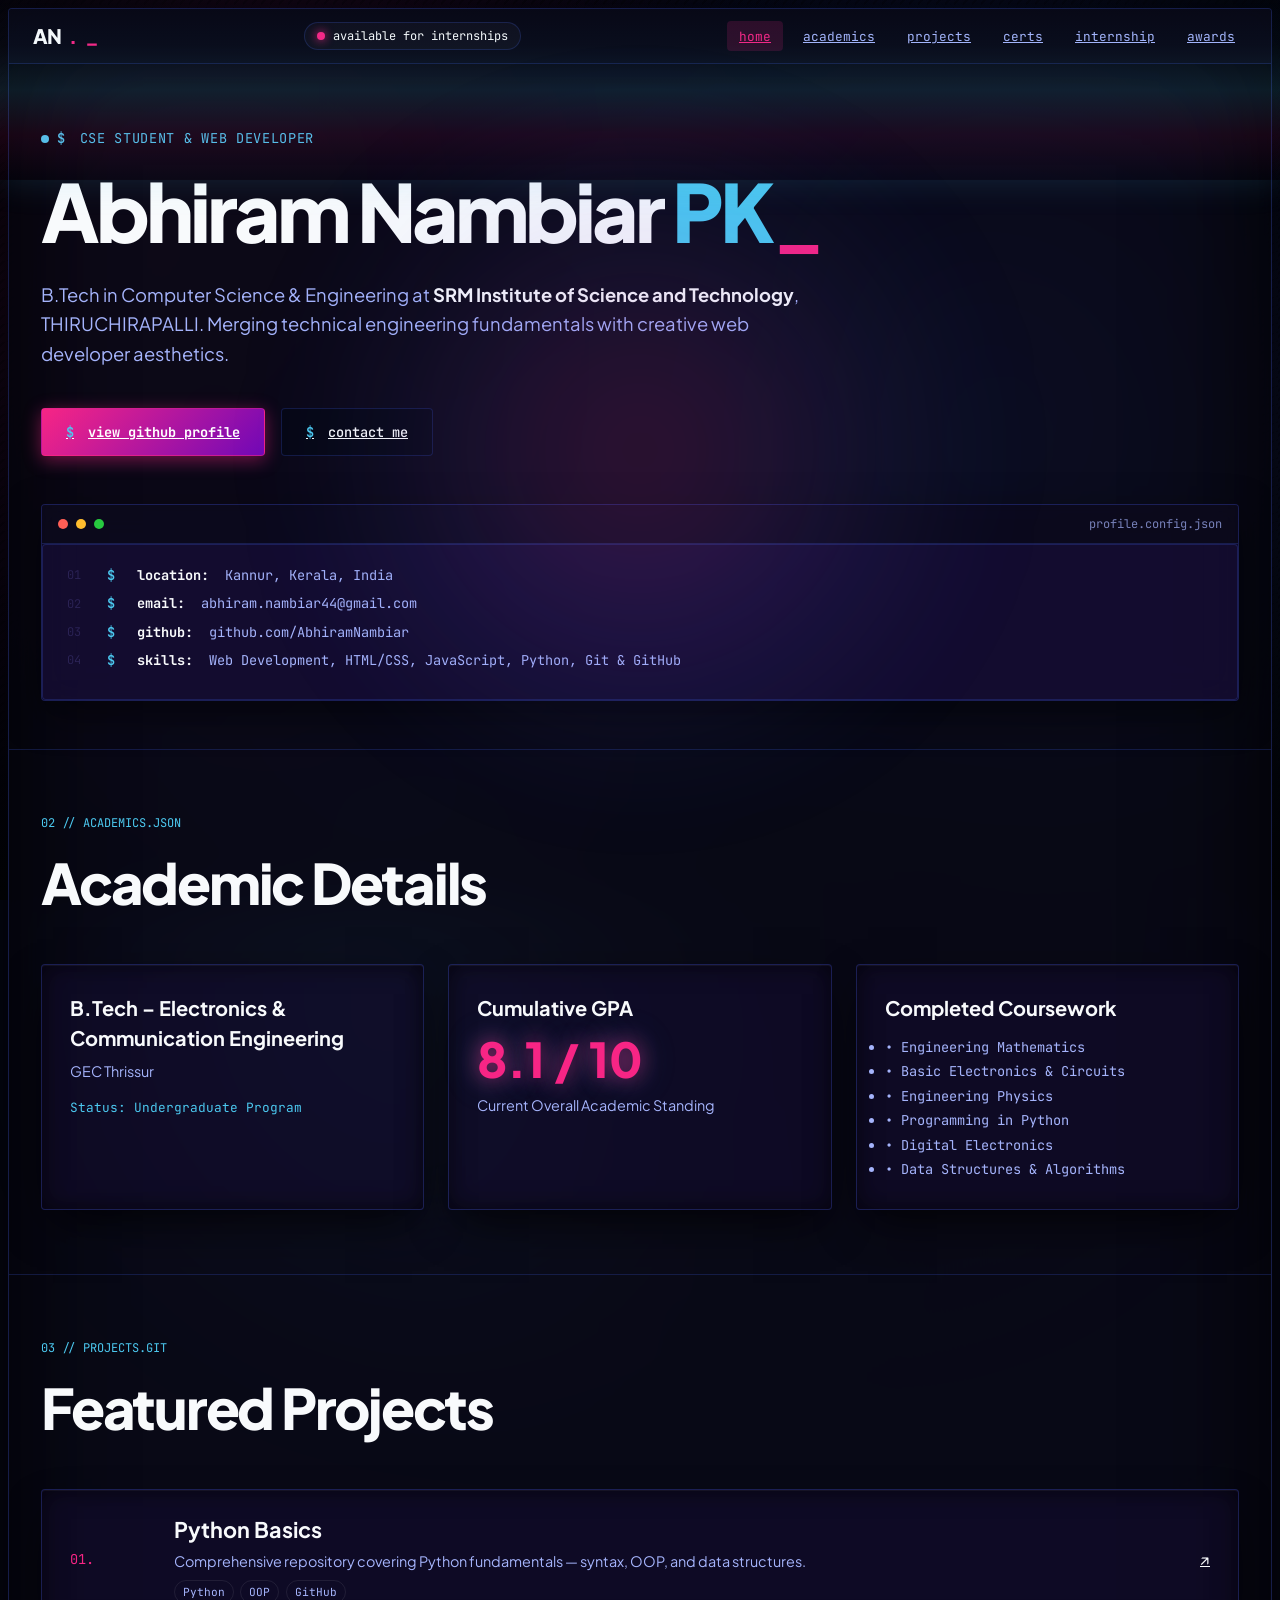
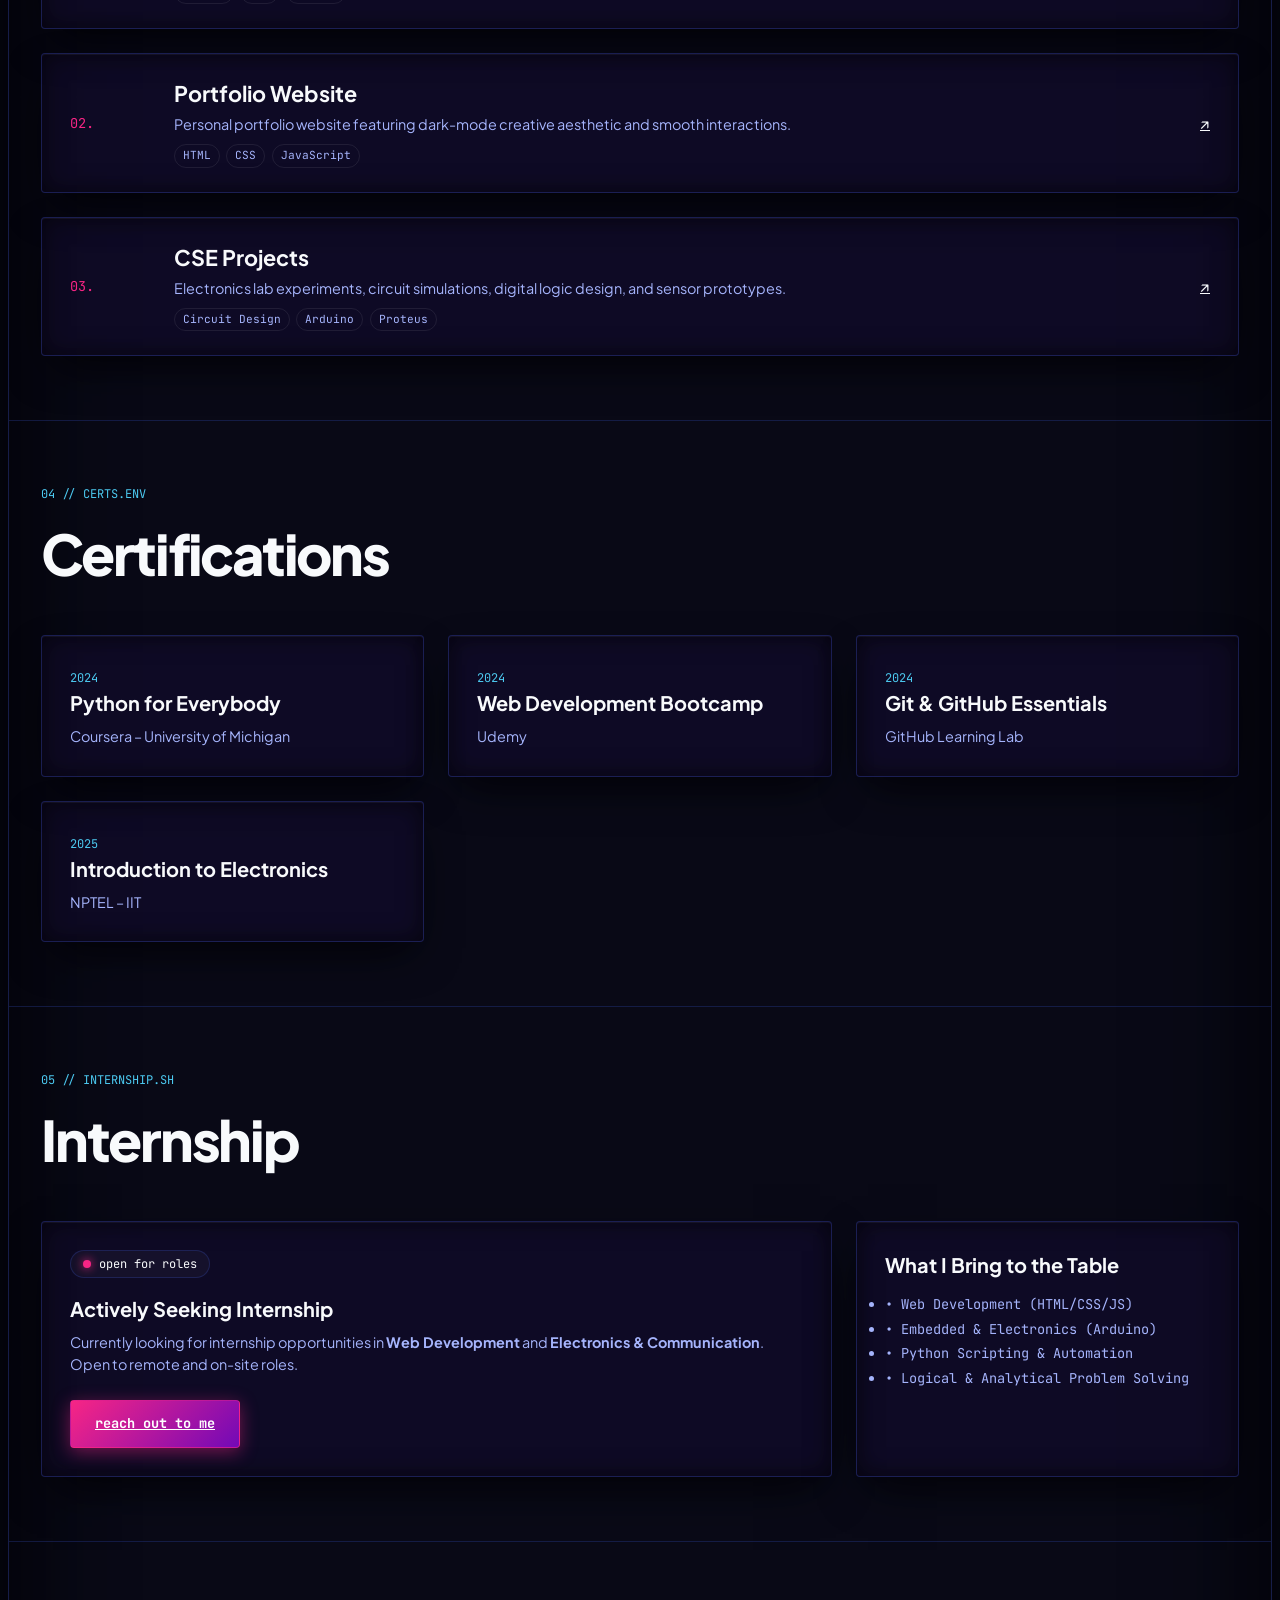
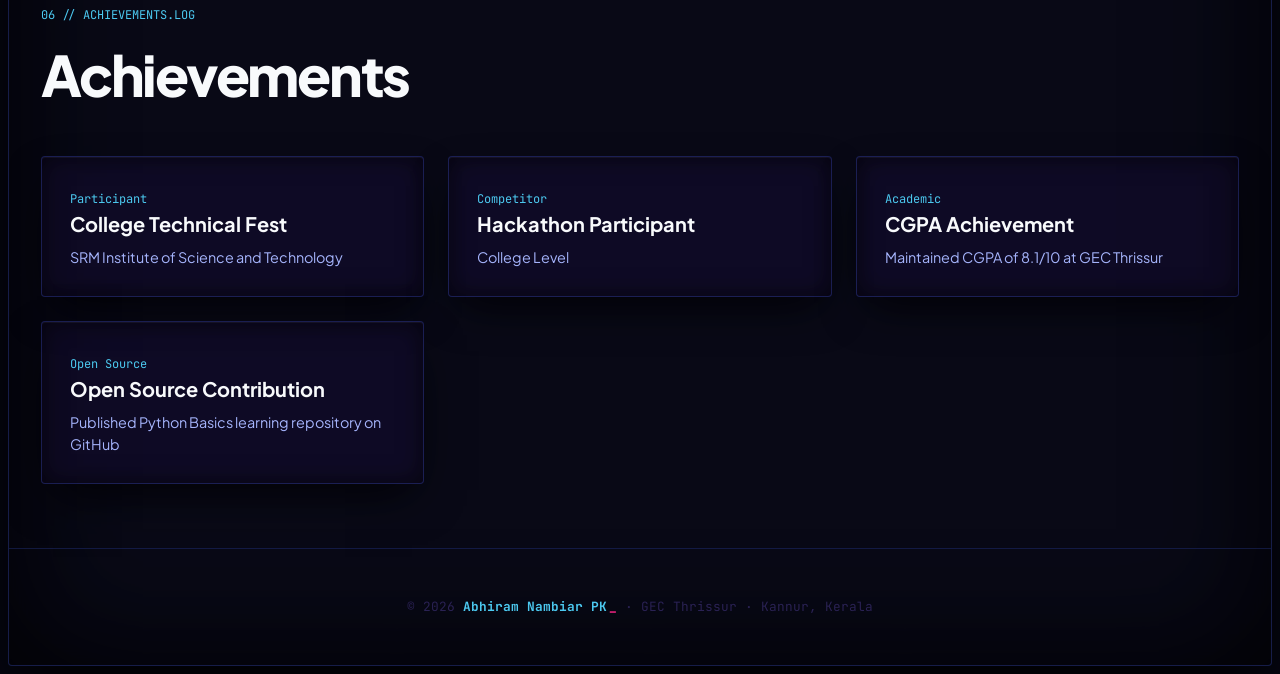
<file: index.html>
<!DOCTYPE html>
<html lang="en" data-theme="dark">

<head>
  <meta charset="UTF-8" />
  <meta name="viewport" content="width=device-width, initial-scale=1.0" />
  <meta name="description" content="Portfolio of Abhiram Nambiar PK – Creative CSE Student & Web Developer" />
  <title>Abhiram Nambiar PK | Creative Web Developer & CSE Student</title>

  <!-- Google Fonts: Plus Jakarta Sans (Sans-Serif) & JetBrains Mono -->
  <link rel="preconnect" href="https://fonts.googleapis.com" />
  <link rel="preconnect" href="https://fonts.gstatic.com" crossorigin />
  <link
    href="https://fonts.googleapis.com/css2?family=JetBrains+Mono:ital,wght@0,300;0,400;0,500;0,600;0,700;1,400&family=Plus+Jakarta+Sans:ital,wght@0,300;0,400;0,500;0,600;0,700;0,800;1,400&display=swap"
    rel="stylesheet" />

  <link rel="stylesheet" href="style.css" />
</head>

<body data-theme-primary="electricCyan" class="landing-active">

  <!-- Landing Intro Animation Screen -->
  <div id="landing-intro" class="landing-intro" aria-live="polite">
    <div class="landing-ambient-glow"></div>
    <div class="landing-grid-pattern"></div>

    <!-- Tech HUD Corner Annotations -->
    <div class="landing-corner top-left">
      <span class="landing-tag-dot"></span>
      <span class="landing-corner-mono">SYS://AN.PORTFOLIO</span>
    </div>

    <div class="landing-corner top-right">
      <button id="landing-skip-btn" class="landing-skip-btn" type="button" title="Skip intro (Esc)">
        <span>SKIP INTRO</span>
        <kbd class="skip-kbd">ESC</kbd>
      </button>
    </div>

    <div class="landing-corner bottom-left">
      <span class="landing-corner-mono">SRM IST // CSE</span>
    </div>

    <div class="landing-corner bottom-right">
      <span id="landing-status-code" class="landing-corner-mono">STAGE: 01 // INIT</span>
    </div>

    <!-- Center Display -->
    <div class="landing-center-content">
      <div class="landing-status-pill">
        <span class="landing-pulse-indicator"></span>
        <span id="landing-subtext">INITIALIZING SYSTEM...</span>
      </div>

      <div class="landing-text-row">
        <span class="landing-prompt">&gt;</span>
        <span id="landing-animated-text" class="landing-animated-text"></span>
        <span class="landing-cursor" id="landing-cursor">_</span>
      </div>

      <!-- Modern Cyber Progress Bar -->
      <div class="landing-progress-container">
        <div class="landing-progress-bar" id="landing-progress-bar"></div>
      </div>
      <div class="landing-percent-row">
        <span class="landing-percent-label">INITIALIZE_SEQUENCE</span>
        <span id="landing-percent" class="landing-percent-val">0%</span>
      </div>
    </div>
  </div>

  <!-- Interactive Animated Canvas Particle Field -->
  <canvas id="bg-canvas"></canvas>

  <!-- Interactive Smooth Mouse Glow Spotlight -->
  <div id="mouse-spotlight" class="mouse-spotlight"></div>

  <!-- Atmospheric Multi-Tone Faded & Blended Background Glow with Shadow Contours -->
  <div class="background-light-container" id="bg-light-container">
    <div class="background-light orb-cyan"></div>
    <div class="background-light orb-blue"></div>
    <div class="background-light orb-purple"></div>
    <div class="background-shadow orb-shadow-1"></div>
    <div class="background-shadow orb-shadow-2"></div>
  </div>

  <!-- Shady Diagonal Shadow Mesh & Architectural Texture -->
  <div class="background-shadow-mesh"></div>

  <!-- Animated Cyber Radar Scanline Beam -->
  <div class="background-cyber-scan"></div>

  <!-- Cinematic Vignette Shadow Edge Overlay -->
  <div class="background-vignette"></div>

  <!-- Outer Frame Primary Canvas -->
  <div class="frame-primary">

    <!-- Header & Navigation -->
    <header class="app-header">
      <a href="#profile" class="logo-monogram">
        AN<span class="green">.</span><span class="blinking-cursor-sm">_</span>
      </a>

      <div class="status-pill">
        <span class="status-dot"></span>
        <span>available for internships</span>
      </div>

      <nav class="nav-menu">
        <a href="#profile" class="nav-link active">home</a>
        <a href="#academics" class="nav-link">academics</a>
        <a href="#projects" class="nav-link">projects</a>
        <a href="#certifications" class="nav-link">certs</a>
        <a href="#internship" class="nav-link">internship</a>
        <a href="#achievements" class="nav-link">awards</a>
      </nav>
    </header>

    <!-- Main Content Area -->
    <main>
      <!-- Hero Section -->
      <section class="hero-canvas" id="profile">
        <p class="hero-tagline"><span class="code-prompt">$</span> CSE Student &amp; Web Developer</p>
        <h1 class="hero-title-huge">
          Abhiram Nambiar <span class="highlight-green">PK</span><span class="blinking-cursor">_</span>
        </h1>
        <p class="hero-bio-lead">
          B.Tech in Computer Science &amp; Engineering at <strong>SRM Institute of Science and Technology</strong>,
          THIRUCHIRAPALLI.
          Merging technical engineering fundamentals with creative web developer aesthetics.
        </p>

        <div class="hero-actions-row">
          <a href="https://github.com/AbhiramNambiar" target="_blank" class="btn btn-primary-sb">
            <span class="code-prompt">$</span> view github profile
          </a>
          <a href="mailto:abhiram.nambiar44@gmail.com" class="btn">
            <span class="code-prompt">$</span> contact me
          </a>
        </div>

        <!-- Stefano Bartoletti Code-Style Info Panel -->
        <div class="code-window">
          <div class="code-window-header">
            <span class="win-dot red"></span>
            <span class="win-dot yellow"></span>
            <span class="win-dot green"></span>
            <span class="win-title">profile.config.json</span>
          </div>
          <ul class="info-panel-lines">
            <li><span class="code-prompt">$</span><strong>location:</strong> Kannur, Kerala, India</li>
            <li><span class="code-prompt">$</span><strong>email:</strong> abhiram.nambiar44@gmail.com</li>
            <li><span class="code-prompt">$</span><strong>github:</strong> github.com/AbhiramNambiar</li>
            <li><span class="code-prompt">$</span><strong>skills:</strong> Web Development, HTML/CSS, JavaScript,
              Python, Git &amp; GitHub</li>
          </ul>
        </div>
      </section>

      <!-- Academics Section -->
      <section class="section-block" id="academics">
        <span class="section-tag">02 // ACADEMICS.JSON</span>
        <h2 class="section-heading">Academic Details</h2>

        <div class="cards-grid-sb">
          <div class="card-sb">
            <h3>B.Tech – Electronics &amp; Communication Engineering</h3>
            <p>GEC Thrissur</p>
            <p style="margin-top: 1rem; color: var(--brand-green); font-family: var(--font-mono); font-size: 0.8rem;">
              Status: Undergraduate Program</p>
          </div>

          <div class="card-sb">
            <h3>Cumulative GPA</h3>
            <div class="stat-val-green">8.1 / 10</div>
            <p>Current Overall Academic Standing</p>
          </div>

          <div class="card-sb">
            <h3>Completed Coursework</h3>
            <ul style="margin-top: 0.75rem; font-family: var(--font-mono); font-size: 0.85rem; line-height: 1.8;">
              <li>• Engineering Mathematics</li>
              <li>• Basic Electronics &amp; Circuits</li>
              <li>• Engineering Physics</li>
              <li>• Programming in Python</li>
              <li>• Digital Electronics</li>
              <li>• Data Structures &amp; Algorithms</li>
            </ul>
          </div>
        </div>
      </section>

      <!-- Projects Section -->
      <section class="section-block" id="projects">
        <span class="section-tag">03 // PROJECTS.GIT</span>
        <h2 class="section-heading">Featured Projects</h2>

        <div class="projects-list">

          <div class="project-item-sb">
            <span class="project-index">01.</span>
            <div class="project-info-main">
              <h3>Python Basics</h3>
              <p>Comprehensive repository covering Python fundamentals — syntax, OOP, and data structures.</p>
              <div class="project-tags-row">
                <span class="tag-pill-sb">Python</span>
                <span class="tag-pill-sb">OOP</span>
                <span class="tag-pill-sb">GitHub</span>
              </div>
            </div>
            <a href="https://github.com/AbhiramNambiar/Python-Basics" target="_blank" class="project-link-icon"
              aria-label="GitHub link">
              ↗
            </a>
          </div>

          <div class="project-item-sb">
            <span class="project-index">02.</span>
            <div class="project-info-main">
              <h3>Portfolio Website</h3>
              <p>Personal portfolio website featuring dark-mode creative aesthetic and smooth interactions.</p>
              <div class="project-tags-row">
                <span class="tag-pill-sb">HTML</span>
                <span class="tag-pill-sb">CSS</span>
                <span class="tag-pill-sb">JavaScript</span>
              </div>
            </div>
            <a href="https://github.com/AbhiramNambiar" target="_blank" class="project-link-icon"
              aria-label="GitHub link">
              ↗
            </a>
          </div>

          <div class="project-item-sb">
            <span class="project-index">03.</span>
            <div class="project-info-main">
              <h3>CSE Projects</h3>
              <p>Electronics lab experiments, circuit simulations, digital logic design, and sensor prototypes.</p>
              <div class="project-tags-row">
                <span class="tag-pill-sb">Circuit Design</span>
                <span class="tag-pill-sb">Arduino</span>
                <span class="tag-pill-sb">Proteus</span>
              </div>
            </div>
            <a href="https://github.com/AbhiramNambiar" target="_blank" class="project-link-icon"
              aria-label="GitHub link">
              ↗
            </a>
          </div>

        </div>
      </section>

      <!-- Certifications Section -->
      <section class="section-block" id="certifications">
        <span class="section-tag">04 // CERTS.ENV</span>
        <h2 class="section-heading">Certifications</h2>

        <div class="cards-grid-sb">
          <div class="card-sb">
            <span style="font-family: var(--font-mono); font-size: 0.75rem; color: var(--brand-green);">2024</span>
            <h3>Python for Everybody</h3>
            <p>Coursera – University of Michigan</p>
          </div>

          <div class="card-sb">
            <span style="font-family: var(--font-mono); font-size: 0.75rem; color: var(--brand-green);">2024</span>
            <h3>Web Development Bootcamp</h3>
            <p>Udemy</p>
          </div>

          <div class="card-sb">
            <span style="font-family: var(--font-mono); font-size: 0.75rem; color: var(--brand-green);">2024</span>
            <h3>Git &amp; GitHub Essentials</h3>
            <p>GitHub Learning Lab</p>
          </div>

          <div class="card-sb">
            <span style="font-family: var(--font-mono); font-size: 0.75rem; color: var(--brand-green);">2025</span>
            <h3>Introduction to Electronics</h3>
            <p>NPTEL – IIT</p>
          </div>
        </div>
      </section>

      <!-- Internship Section -->
      <section class="section-block" id="internship">
        <span class="section-tag">05 // INTERNSHIP.SH</span>
        <h2 class="section-heading">Internship</h2>

        <div class="cards-grid-sb">
          <div class="card-sb" style="grid-column: span 2;">
            <div class="status-pill" style="margin-bottom: 1rem;">
              <span class="status-dot"></span>
              <span>open for roles</span>
            </div>
            <h3>Actively Seeking Internship</h3>
            <p style="margin-bottom: 1.5rem;">
              Currently looking for internship opportunities in <strong>Web Development</strong> and <strong>Electronics
                &amp; Communication</strong>. Open to remote and on-site roles.
            </p>
            <a href="mailto:abhiram.nambiar44@gmail.com" class="btn btn-primary-sb">
              reach out to me
            </a>
          </div>

          <div class="card-sb">
            <h3>What I Bring to the Table</h3>
            <ul style="font-family: var(--font-mono); font-size: 0.85rem; line-height: 1.8; margin-top: 0.75rem;">
              <li>• Web Development (HTML/CSS/JS)</li>
              <li>• Embedded &amp; Electronics (Arduino)</li>
              <li>• Python Scripting &amp; Automation</li>
              <li>• Logical &amp; Analytical Problem Solving</li>
            </ul>
          </div>
        </div>
      </section>

      <!-- Achievements Section -->
      <section class="section-block" id="achievements">
        <span class="section-tag">06 // ACHIEVEMENTS.LOG</span>
        <h2 class="section-heading">Achievements</h2>

        <div class="cards-grid-sb">
          <div class="card-sb">
            <span
              style="font-family: var(--font-mono); font-size: 0.75rem; color: var(--brand-green);">Participant</span>
            <h3>College Technical Fest</h3>
            <p>SRM Institute of Science and Technology</p>
          </div>

          <div class="card-sb">
            <span
              style="font-family: var(--font-mono); font-size: 0.75rem; color: var(--brand-green);">Competitor</span>
            <h3>Hackathon Participant</h3>
            <p>College Level</p>
          </div>

          <div class="card-sb">
            <span style="font-family: var(--font-mono); font-size: 0.75rem; color: var(--brand-green);">Academic</span>
            <h3>CGPA Achievement</h3>
            <p>Maintained CGPA of 8.1/10 at GEC Thrissur</p>
          </div>

          <div class="card-sb">
            <span style="font-family: var(--font-mono); font-size: 0.75rem; color: var(--brand-green);">Open
              Source</span>
            <h3>Open Source Contribution</h3>
            <p>Published Python Basics learning repository on GitHub</p>
          </div>
        </div>
      </section>
    </main>

    <!-- Footer -->
    <footer class="footer-sb">
      <p>© 2026 <strong>Abhiram Nambiar PK</strong><span class="blinking-cursor-sm">_</span> · GEC Thrissur · Kannur,
        Kerala</p>
    </footer>

  </div>

  <script src="script.js"></script>
</body>

</html>
</file>
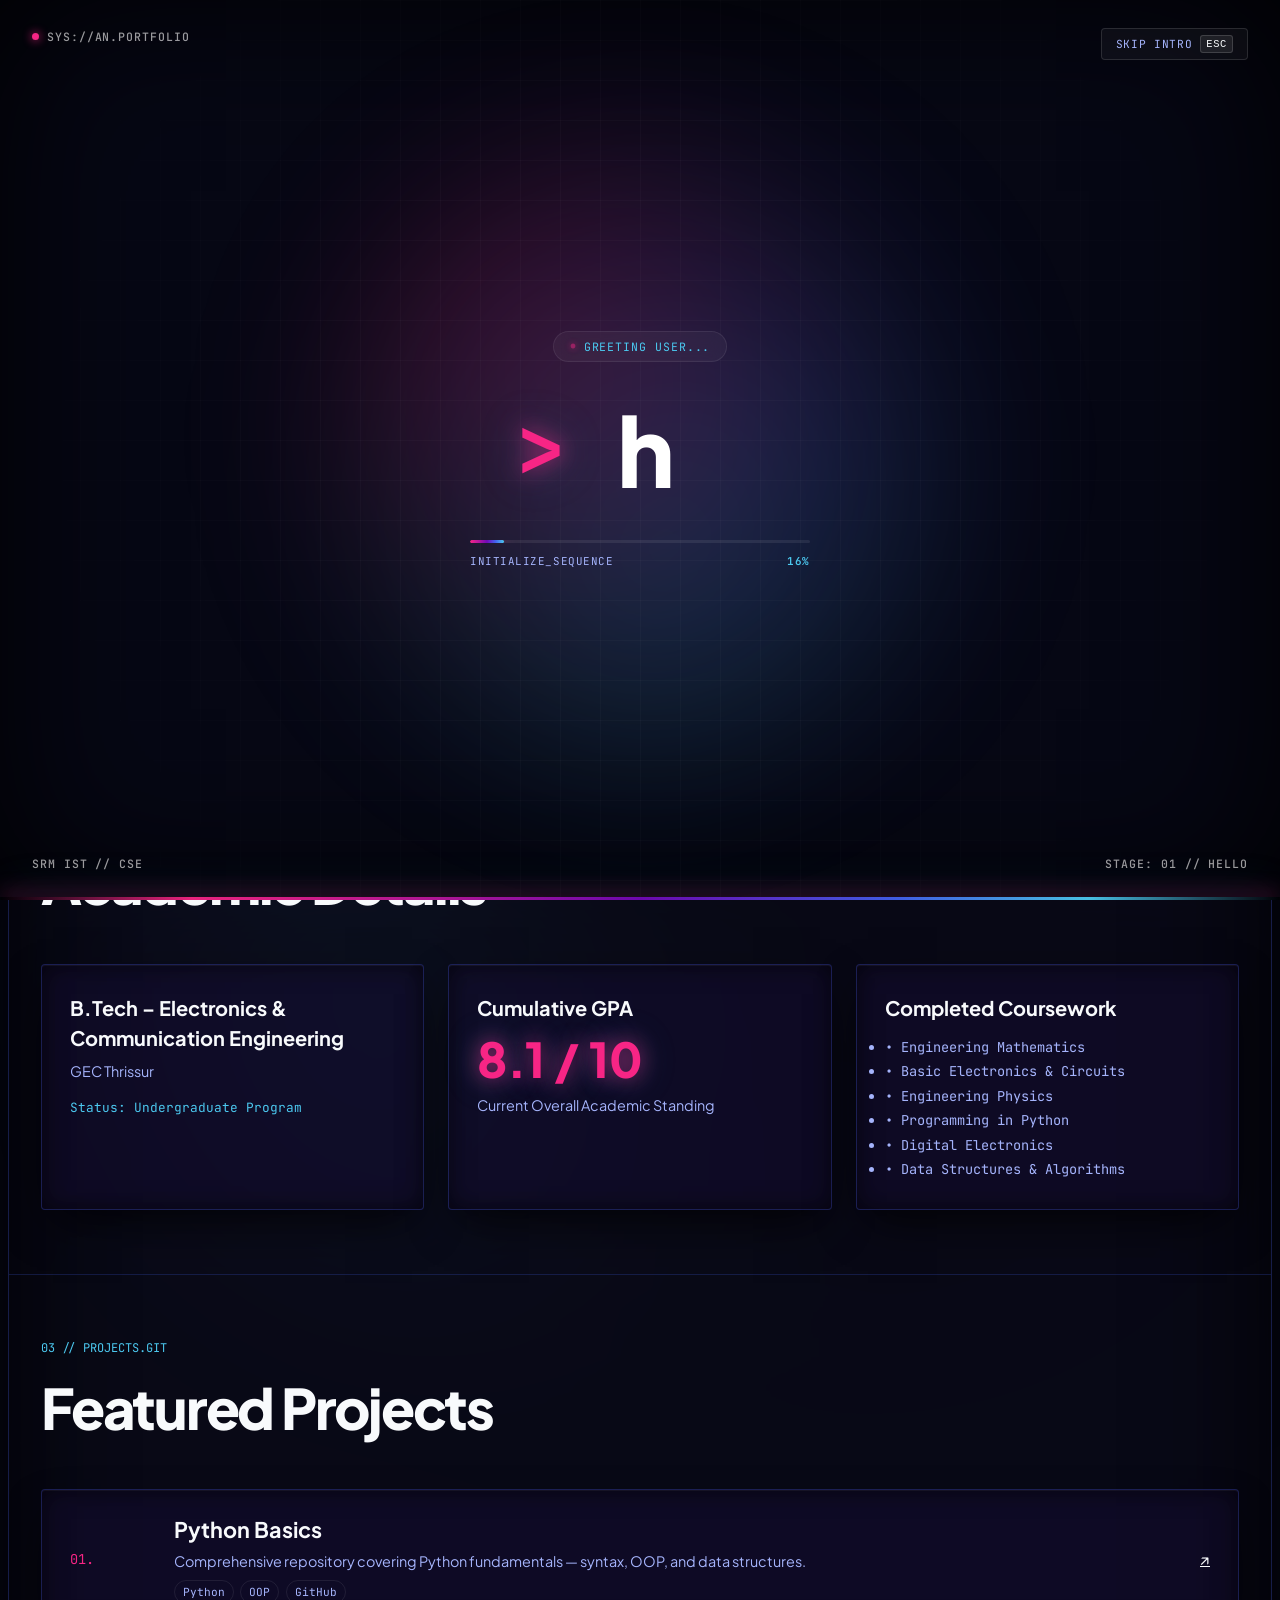
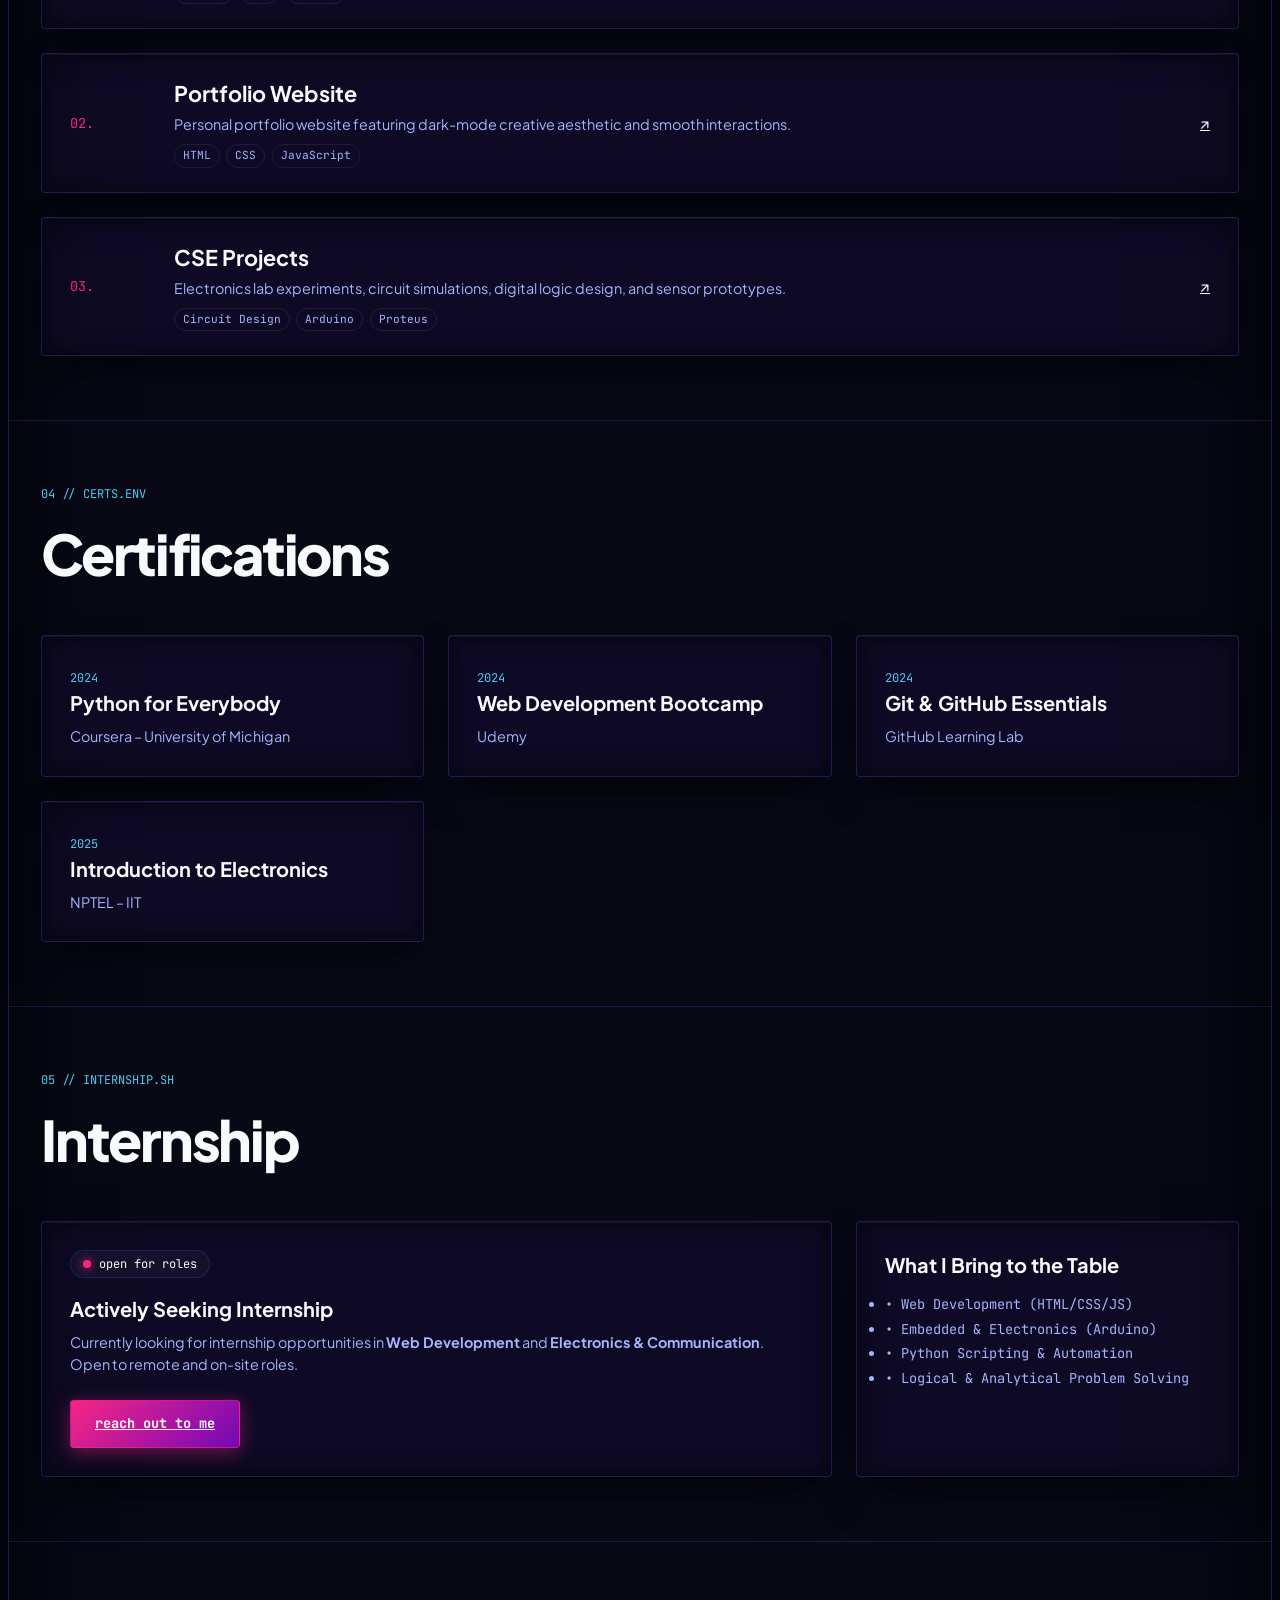
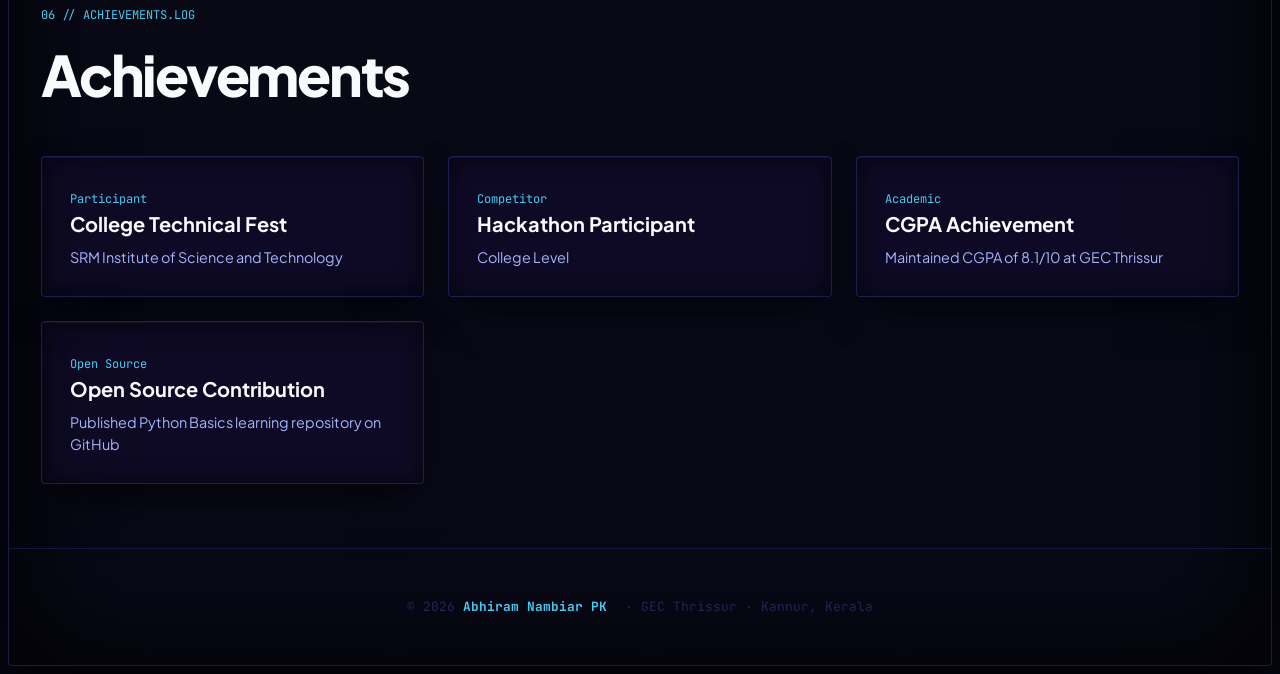
<file: contact.html>
<!doctype html><html lang="en"><head><meta charset="utf-8"><meta http-equiv="refresh" content="0; url=index.html#contact"><title>Contact — Abhiram Nambiar</title></head><body><p>Opening <a href="index.html#contact">contact</a>…</p></body></html>
</file>
<file: style.css>
/* ══════════════════════════════════════════════════════════════════
   SYNTHWAVE CYBERPUNK PALETTE
   --neon-pink: #f72585ff;
   --raspberry-plum: #b5179eff;
   --indigo-bloom: #7209b7ff;
   --ultrasonic-blue: #560badff;
   --true-azure: #480ca8ff;
   --vivid-royal: #3a0ca3ff;
   --bright-indigo: #3f37c9ff;
   --electric-sapphire: #4361eeff;
   --blue-energy: #4895efff;
   --sky-aqua: #4cc9f0ff;
   Fonts: Plus Jakarta Sans (Sans-Serif) & JetBrains Mono
 ══════════════════════════════════════════════════════════════════ */

:root {
  /* User-Provided 10-Color Palette */
  --neon-pink: #f72585;
  --raspberry-plum: #b5179e;
  --indigo-bloom: #7209b7;
  --ultrasonic-blue: #560bad;
  --true-azure: #480ca8;
  --vivid-royal: #3a0ca3;
  --bright-indigo: #3f37c9;
  --electric-sapphire: #4361ee;
  --blue-energy: #4895ef;
  --sky-aqua: #4cc9f0;

  /* Trailing Alpha Equivalents */
  --neon-pink-hex: #f72585ff;
  --raspberry-plum-hex: #b5179eff;
  --indigo-bloom-hex: #7209b7ff;
  --ultrasonic-blue-hex: #560badff;
  --true-azure-hex: #480ca8ff;
  --vivid-royal-hex: #3a0ca3ff;
  --bright-indigo-hex: #3f37c9ff;
  --electric-sapphire-hex: #4361eeff;
  --blue-energy-hex: #4895efff;
  --sky-aqua-hex: #4cc9f0ff;

  /* RGB Components for Layering & Transparency */
  --neon-pink-rgb: 247, 37, 133;
  --raspberry-plum-rgb: 181, 23, 158;
  --indigo-bloom-rgb: 114, 9, 183;
  --ultrasonic-blue-rgb: 86, 11, 173;
  --true-azure-rgb: 72, 12, 168;
  --vivid-royal-rgb: 58, 12, 163;
  --bright-indigo-rgb: 63, 55, 201;
  --electric-sapphire-rgb: 67, 97, 238;
  --blue-energy-rgb: 72, 149, 239;
  --sky-aqua-rgb: 76, 201, 240;

  /* Semantic Theme & Aliases */
  --brand-cyan: var(--sky-aqua);
  --brand-cyan-light: #7ee0ff;
  --brand-pink: var(--neon-pink);
  --brand-blue: var(--electric-sapphire);
  --brand-royal: var(--vivid-royal);
  --brand-primary: var(--neon-pink);
  --brand-green: var(--sky-aqua);
  --brand-red: #f72585;
  --brand-yellow: #ffd166;
  --brand-purple: var(--indigo-bloom);
  --brand-aqua: var(--sky-aqua);

  /* Deep Atmospheric Surfaces (Midnight Indigo / Space Black) */
  --surface-black: #060714;
  --surface-900: rgba(26, 16, 60, 0.45);
  --surface-800: #16103a;
  --surface-700: #2a2254;
  --surface-400: #a5b4fc;
  --surface-white: #f8fafc;

  --theme-primary: var(--neon-pink);
  --theme-primary-content: var(--surface-white);
  --theme-neutral: var(--surface-white);
  --theme-base-100: var(--surface-black);
  --theme-base-200: var(--surface-900);
  --theme-base-300: rgba(67, 97, 238, 0.22);
  --theme-base-content: var(--surface-400);

  --font-headings: 'Plus Jakarta Sans', sans-serif;
  --font-body: 'Plus Jakarta Sans', sans-serif;
  --font-mono: 'JetBrains Mono', monospace;

  --radius-sm: 0.25rem;
  --radius-lg: 0.5rem;
  --radius-pill: 9999px;

  --default-transition: cubic-bezier(.615, .19, .305, .91) 0.5s;
}

/* ─ Reset & Base Structure ─ */
*,
*::before,
*::after {
  box-sizing: border-box;
  margin: 0;
  padding: 0;
}

html {
  font-family: var(--font-body);
  background-color: var(--surface-black);
  color: var(--theme-base-content);
  line-height: 1.5;
  scroll-behavior: smooth;
  -webkit-font-smoothing: antialiased;
}

body {
  background-color: #060714;
  background-image:
    radial-gradient(circle at 8% 18%, rgba(247, 37, 133, 0.24) 0%, transparent 48%),
    radial-gradient(circle at 92% 24%, rgba(67, 97, 238, 0.26) 0%, transparent 52%),
    radial-gradient(circle at 50% 55%, rgba(58, 12, 163, 0.22) 0%, transparent 58%),
    radial-gradient(circle at 18% 82%, rgba(114, 9, 183, 0.22) 0%, transparent 50%),
    radial-gradient(circle at 82% 88%, rgba(76, 201, 240, 0.20) 0%, transparent 48%);
  background-attachment: fixed;
  color: var(--theme-base-content);
  overflow-x: hidden;
  padding: 0.5rem;
  min-height: 100vh;
}

/* ─ Animated Canvas & Mouse Spotlight ─ */
#bg-canvas {
  position: fixed;
  top: 0;
  left: 0;
  width: 100vw;
  height: 100vh;
  pointer-events: none;
  z-index: 1;
}

.mouse-spotlight {
  position: fixed;
  top: 0;
  left: 0;
  width: 650px;
  height: 650px;
  border-radius: 50%;
  background: radial-gradient(circle, rgba(247, 37, 133, 0.28) 0%, rgba(67, 97, 238, 0.14) 45%, transparent 70%);
  transform: translate(-50%, -50%);
  pointer-events: none;
  z-index: 1;
  filter: blur(85px);
  opacity: 0.85;
  will-change: transform;
}

/* ─ Multi-Layered Faded & Blended Atmospheric Background Glow ─ */
.background-light-container {
  position: fixed;
  inset: -15vmax;
  width: 130vmax;
  height: 130vmax;
  pointer-events: none;
  z-index: 0;
  overflow: hidden;
  filter: blur(100px);
  opacity: 0.85;
}

.background-light {
  position: absolute;
  border-radius: 50%;
  mix-blend-mode: screen;
  will-change: transform, opacity;
}

.background-light.orb-cyan {
  width: 65vmax;
  height: 65vmax;
  top: 4vmax;
  left: 6vmax;
  background: radial-gradient(circle, rgba(247, 37, 133, 0.38) 0%, rgba(181, 23, 158, 0.16) 45%, transparent 70%);
  animation: auroraFloat1 20s ease-in-out infinite alternate;
}

.background-light.orb-blue {
  width: 70vmax;
  height: 70vmax;
  top: 18vmax;
  right: 4vmax;
  background: radial-gradient(circle, rgba(67, 97, 238, 0.42) 0%, rgba(58, 12, 163, 0.18) 50%, transparent 70%);
  animation: auroraFloat2 24s ease-in-out infinite alternate;
}

.background-light.orb-purple {
  width: 60vmax;
  height: 60vmax;
  bottom: 8vmax;
  left: 20vmax;
  background: radial-gradient(circle, rgba(76, 201, 240, 0.35) 0%, rgba(72, 149, 239, 0.15) 50%, transparent 70%);
  animation: auroraFloat3 22s ease-in-out infinite alternate;
}

/* ─ Dark Smoky Shadow Orbs (Carving dramatic negative space & depth) ─ */
.background-shadow {
  position: absolute;
  border-radius: 50%;
  mix-blend-mode: multiply;
  will-change: transform, opacity;
  pointer-events: none;
}

.background-shadow.orb-shadow-1 {
  width: 75vmax;
  height: 75vmax;
  top: 10vmax;
  left: 18vmax;
  background: radial-gradient(circle, rgba(2, 4, 10, 0.98) 0%, rgba(3, 6, 14, 0.78) 45%, transparent 75%);
  animation: shadowFloat1 26s ease-in-out infinite alternate;
}

.background-shadow.orb-shadow-2 {
  width: 70vmax;
  height: 70vmax;
  bottom: 6vmax;
  right: 12vmax;
  background: radial-gradient(circle, rgba(2, 4, 10, 0.96) 0%, rgba(3, 6, 14, 0.72) 45%, transparent 75%);
  animation: shadowFloat2 28s ease-in-out infinite alternate;
}

@keyframes auroraFloat1 {
  0% {
    transform: translate(0, 0) scale(1);
  }

  50% {
    transform: translate(6vw, 5vh) scale(1.12);
  }

  100% {
    transform: translate(-4vw, 8vh) scale(0.96);
  }
}

@keyframes auroraFloat2 {
  0% {
    transform: translate(0, 0) scale(1.05);
  }

  50% {
    transform: translate(-5vw, -6vh) scale(0.92);
  }

  100% {
    transform: translate(4vw, -3vh) scale(1.10);
  }
}

@keyframes auroraFloat3 {
  0% {
    transform: translate(0, 0) scale(0.96);
  }

  50% {
    transform: translate(-6vw, 4vh) scale(1.15);
  }

  100% {
    transform: translate(6vw, -5vh) scale(1.02);
  }
}

@keyframes shadowFloat1 {
  0% {
    transform: translate(0, 0) scale(1);
  }

  50% {
    transform: translate(-8vw, 6vh) scale(1.15);
  }

  100% {
    transform: translate(5vw, -7vh) scale(0.92);
  }
}

@keyframes shadowFloat2 {
  0% {
    transform: translate(0, 0) scale(1.05);
  }

  50% {
    transform: translate(7vw, -6vh) scale(0.94);
  }

  100% {
    transform: translate(-6vw, 5vh) scale(1.12);
  }
}

/* ─ Shady Diagonal Shadow Mesh Texture ─ */
.background-shadow-mesh {
  position: fixed;
  inset: 0;
  background-image:
    repeating-linear-gradient(-45deg,
      rgba(0, 0, 0, 0.42) 0px,
      rgba(0, 0, 0, 0.42) 2px,
      transparent 2px,
      transparent 9px),
    radial-gradient(ellipse at 50% 50%, transparent 20%, rgba(2, 4, 10, 0.55) 100%);
  background-size: 9px 9px, 100% 100%;
  pointer-events: none;
  z-index: 0;
  opacity: 0.7;
}

/* ─ Dramatic Cinematic Vignette Darkness Overlay ─ */
.background-vignette {
  position: fixed;
  inset: 0;
  background: radial-gradient(ellipse at 50% 45%,
      transparent 35%,
      rgba(2, 4, 10, 0.45) 65%,
      rgba(2, 4, 10, 0.88) 92%,
      #020408 100%);
  pointer-events: none;
  z-index: 0;
}

/* ─ Animated Cyber Radar Scanline Beam ─ */
.background-cyber-scan {
  position: fixed;
  top: 0;
  left: 0;
  width: 100vw;
  height: 180px;
  background: linear-gradient(180deg,
      transparent 0%,
      rgba(76, 201, 240, 0.03) 25%,
      rgba(76, 201, 240, 0.12) 50%,
      rgba(247, 37, 133, 0.08) 75%,
      transparent 100%);
  box-shadow: 0 0 35px rgba(76, 201, 240, 0.15);
  pointer-events: none;
  z-index: 1;
  animation: cyberScanBeam 13s cubic-bezier(0.4, 0, 0.2, 1) infinite;
}

@keyframes cyberScanBeam {
  0% {
    transform: translateY(-200px);
    opacity: 0;
  }

  8% {
    opacity: 0.9;
  }

  88% {
    opacity: 0.9;
  }

  100% {
    transform: translateY(115vh);
    opacity: 0;
  }
}

/* ─ Frame Primary Container (Outer Bordered App Canvas with Deep Inset Shadow) ─ */
.frame-primary {
  width: 100%;
  min-height: calc(100vh - 1rem);
  border: 1px solid rgba(67, 97, 238, 0.24);
  border-radius: var(--radius-sm);
  background-color: rgba(10, 10, 24, 0.82);
  backdrop-filter: blur(24px);
  -webkit-backdrop-filter: blur(24px);
  box-shadow:
    inset 0 0 130px rgba(0, 0, 0, 0.9),
    inset 0 1px 1px rgba(255, 255, 255, 0.08),
    0 30px 80px rgba(0, 0, 0, 0.95);
  position: relative;
  overflow: hidden;
  display: flex;
  flex-direction: column;
}

/* ─ Header & Top Bar ─ */
.app-header {
  position: sticky;
  top: 0;
  z-index: 40;
  display: flex;
  align-items: center;
  justify-content: space-between;
  padding: 0.75rem 1.5rem;
  border-bottom: 1px solid rgba(67, 97, 238, 0.24);
  background: rgba(10, 10, 24, 0.88);
  backdrop-filter: blur(12px);
  -webkit-backdrop-filter: blur(12px);
}

.logo-monogram {
  display: flex;
  align-items: center;
  gap: 0.5rem;
  font-family: var(--font-headings);
  font-size: 1.25rem;
  font-weight: 800;
  color: var(--theme-neutral);
  letter-spacing: -0.05em;
  text-decoration: none;
}

.logo-monogram .green {
  color: var(--brand-pink);
}

.status-pill {
  display: inline-flex;
  align-items: center;
  gap: 0.5rem;
  padding: 0.25rem 0.75rem;
  border: 1px solid var(--theme-base-300);
  border-radius: var(--radius-pill);
  font-family: var(--font-mono);
  font-size: 0.75rem;
  color: var(--theme-neutral);
  background: rgba(255, 255, 255, 0.03);
}

.status-dot {
  width: 8px;
  height: 8px;
  border-radius: 50%;
  background-color: var(--brand-pink);
  box-shadow: 0 0 10px var(--brand-pink);
  animation: pulseDot 2s infinite;
}

@keyframes pulseDot {

  0%,
  100% {
    opacity: 1;
  }

  50% {
    opacity: 0.3;
  }
}

.nav-menu {
  display: flex;
  align-items: center;
  gap: 0.5rem;
}

.nav-link {
  font-family: var(--font-mono);
  font-size: 0.8rem;
  color: var(--theme-base-content);
  padding: 0.35rem 0.75rem;
  border-radius: var(--radius-sm);
  text-transform: lowercase;
  transition: var(--default-transition);
}

.nav-link:hover,
.nav-link.active {
  color: var(--neon-pink);
  background: rgba(247, 37, 133, 0.15);
}

/* ─ Main Hero Canvas ─ */
.hero-canvas {
  padding: 4rem 2rem 3rem;
  max-width: 1280px;
  margin: 0 auto;
  width: 100%;
}

.hero-tagline {
  font-family: var(--font-mono);
  font-size: 0.85rem;
  color: var(--brand-cyan);
  letter-spacing: 0.05em;
  text-transform: uppercase;
  margin-bottom: 1.25rem;
  display: flex;
  align-items: center;
  gap: 0.5rem;
}

.hero-tagline::before {
  content: '';
  width: 8px;
  height: 8px;
  background: var(--brand-cyan);
  display: inline-block;
  border-radius: 50%;
}

.hero-title-huge {
  font-family: var(--font-headings);
  font-size: clamp(2.75rem, 5vw + 1rem, 5.5rem);
  font-weight: 800;
  line-height: 1.05;
  letter-spacing: -0.05em;
  color: var(--theme-neutral);
  margin-bottom: 1.5rem;
}

.hero-title-huge .highlight-green {
  color: var(--brand-cyan);
}

.hero-bio-lead {
  font-size: 1.15rem;
  color: var(--theme-base-content);
  max-width: 760px;
  margin-bottom: 2.5rem;
  line-height: 1.6;
}

.hero-bio-lead strong {
  color: var(--theme-neutral);
}

.hero-actions-row {
  display: flex;
  align-items: center;
  gap: 1rem;
  flex-wrap: wrap;
  margin-bottom: 3rem;
}

/* Stefano Bartoletti Button System */
.btn {
  height: 3rem;
  padding: 0 1.5rem;
  display: inline-flex;
  align-items: center;
  justify-content: center;
  gap: 0.5rem;
  font-family: var(--font-mono);
  font-size: 0.85rem;
  font-weight: 500;
  text-transform: lowercase;
  border: 1px solid var(--theme-base-300);
  background-color: var(--theme-base-100);
  color: var(--theme-neutral);
  border-radius: var(--radius-sm);
  cursor: pointer;
  position: relative;
  overflow: hidden;
  transition: all 0.4s cubic-bezier(.615, .19, .305, .91);
}

.btn::before {
  content: "";
  position: absolute;
  top: 0;
  right: 0;
  width: 0;
  height: 100%;
  background-color: var(--neon-pink);
  opacity: 0.15;
  transition: width 0.4s cubic-bezier(.615, .19, .305, .91), left 0.4s cubic-bezier(.615, .19, .305, .91);
  border-radius: var(--radius-sm);
}

.btn:hover::before {
  width: 100%;
  left: 0;
}

.btn:hover {
  border-color: var(--neon-pink);
  color: var(--neon-pink);
}

.btn-primary-sb {
  background: linear-gradient(135deg, var(--neon-pink) 0%, var(--raspberry-plum) 50%, var(--indigo-bloom) 100%);
  color: #ffffff;
  border-color: rgba(247, 37, 133, 0.5);
  font-weight: 700;
  box-shadow: 0 4px 18px rgba(247, 37, 133, 0.45);
}

.btn-primary-sb:hover {
  background: linear-gradient(135deg, var(--raspberry-plum) 0%, var(--neon-pink) 100%);
  color: #ffffff;
  border-color: var(--sky-aqua);
  box-shadow: 0 0 25px rgba(247, 37, 133, 0.7), 0 0 15px rgba(76, 201, 240, 0.45);
}

/* ─ Code-Style Info Panel List (Stefano Bartoletti Signature Feature) ─ */
.info-panel-lines {
  counter-reset: line-num;
  background: var(--surface-900);
  border: 1px solid var(--theme-base-300);
  border-radius: var(--radius-sm);
  padding: 1.25rem 1.5rem;
  font-family: var(--font-mono);
  font-size: 0.85rem;
}

.info-panel-lines li {
  counter-increment: line-num;
  display: flex;
  align-items: center;
  gap: 1rem;
  margin-bottom: 0.5rem;
  color: var(--theme-base-content);
}

.info-panel-lines li::before {
  content: counter(line-num, decimal-leading-zero);
  color: var(--surface-700);
  font-size: 0.75rem;
  min-width: 1.5rem;
}

.info-panel-lines li strong {
  color: var(--theme-neutral);
}

/* ─ Section Layout ─ */
.section-block {
  padding: 4rem 2rem;
  border-top: 1px solid var(--theme-base-300);
}

.section-tag {
  font-family: var(--font-mono);
  font-size: 0.75rem;
  color: var(--brand-green);
  text-transform: uppercase;
  margin-bottom: 0.5rem;
  display: block;
}

.section-heading {
  font-family: var(--font-headings);
  font-size: clamp(2rem, 3.5vw + 1rem, 3.5rem);
  font-weight: 800;
  letter-spacing: -0.04em;
  color: var(--theme-neutral);
  margin-bottom: 2.5rem;
}

/* ─ Stefano Bartoletti Project Deck List ─ */
.projects-list {
  display: flex;
  flex-direction: column;
  gap: 1.5rem;
}

.project-item-sb {
  display: grid;
  grid-template-columns: 80px 1fr auto;
  align-items: center;
  gap: 1.5rem;
  padding: 1.5rem 1.75rem;
  background: rgba(26, 16, 60, 0.4);
  border: 1px solid rgba(67, 97, 238, 0.24);
  border-radius: var(--radius-sm);
  box-shadow:
    0 18px 45px -12px rgba(0, 0, 0, 0.85),
    inset 0 1px 1px rgba(255, 255, 255, 0.06),
    inset 0 0 25px rgba(0, 0, 0, 0.6);
  transition: all 0.35s cubic-bezier(.615, .19, .305, .91);
}

.project-item-sb:hover {
  border-color: var(--neon-pink);
  transform: translateX(6px);
  background: rgba(58, 12, 163, 0.32);
  box-shadow:
    0 24px 55px -10px rgba(0, 0, 0, 0.95),
    0 0 25px rgba(247, 37, 133, 0.28),
    inset 0 1px 1px rgba(255, 255, 255, 0.12),
    inset 0 0 20px rgba(0, 0, 0, 0.5);
}

.project-index {
  font-family: var(--font-mono);
  font-size: 0.85rem;
  color: var(--brand-pink);
}

.project-info-main h3 {
  font-family: var(--font-headings);
  font-size: 1.35rem;
  font-weight: 700;
  color: var(--theme-neutral);
  margin-bottom: 0.25rem;
}

.project-info-main p {
  font-size: 0.9rem;
  color: var(--theme-base-content);
}

.project-tags-row {
  display: flex;
  gap: 0.4rem;
  margin-top: 0.5rem;
}

.tag-pill-sb {
  font-family: var(--font-mono);
  font-size: 0.7rem;
  padding: 0.15rem 0.5rem;
  border: 1px solid rgba(255, 255, 255, 0.08);
  border-radius: var(--radius-pill);
  color: var(--theme-base-content);
}

.project-link-icon {
  color: var(--theme-neutral);
  transition: color 0.3s;
}

.project-item-sb:hover .project-link-icon {
  color: var(--neon-pink);
}

/* ─ Grid Cards for Academics & Certs ─ */
.cards-grid-sb {
  display: grid;
  grid-template-columns: repeat(auto-fit, minmax(300px, 1fr));
  gap: 1.5rem;
}

.card-sb {
  background: rgba(26, 16, 60, 0.4);
  border: 1px solid rgba(67, 97, 238, 0.24);
  border-radius: var(--radius-sm);
  padding: 1.75rem;
  box-shadow:
    0 18px 45px -12px rgba(0, 0, 0, 0.85),
    inset 0 1px 1px rgba(255, 255, 255, 0.06),
    inset 0 0 25px rgba(0, 0, 0, 0.6);
  transition: all 0.35s ease;
}

.card-sb:hover {
  border-color: var(--neon-pink);
  transform: translateY(-4px);
  background: rgba(58, 12, 163, 0.32);
  box-shadow:
    0 24px 55px -10px rgba(0, 0, 0, 0.95),
    0 0 25px rgba(247, 37, 133, 0.28),
    inset 0 1px 1px rgba(255, 255, 255, 0.12),
    inset 0 0 20px rgba(0, 0, 0, 0.5);
}

.card-sb h3 {
  font-family: var(--font-headings);
  font-size: 1.25rem;
  font-weight: 700;
  color: var(--theme-neutral);
  margin-bottom: 0.5rem;
}

.card-sb p {
  font-size: 0.9rem;
  color: var(--theme-base-content);
}

.stat-val-green,
.stat-val-cyan {
  font-family: var(--font-headings);
  font-size: 3rem;
  font-weight: 800;
  color: var(--neon-pink);
  line-height: 1;
  margin: 0.75rem 0;
  text-shadow: 0 0 20px rgba(247, 37, 133, 0.6), 0 0 35px rgba(76, 201, 240, 0.35);
}

/* ─ Footer ─ */
.footer-sb {
  border-top: 1px solid var(--theme-base-300);
  padding: 3rem 2rem;
  text-align: center;
  font-family: var(--font-mono);
  font-size: 0.8rem;
  color: var(--surface-700);
}

.footer-sb strong {
  color: var(--brand-green);
}

/* ─ Responsive Adjustments ─ */
@media (max-width: 768px) {
  .project-item-sb {
    grid-template-columns: 1fr;
    gap: 0.75rem;
  }

  .nav-menu {
    display: none;
  }
}

/* ─ Stefano Bartoletti Contact Page & Form System ─ */

.glossy-25 {
  background-color: rgba(24, 24, 24, 0.75);
  backdrop-filter: blur(12px);
  -webkit-backdrop-filter: blur(12px);
}

.contact-hero {
  min-height: calc(100vh - 8rem);
  display: flex;
  flex-direction: column;
  align-items: center;
  justify-content: center;
  text-align: center;
  padding: 4rem 1.5rem;
  position: relative;
}

.supertitle {
  font-family: var(--font-mono);
  font-size: 0.75rem;
  font-weight: 600;
  letter-spacing: 0.1em;
  text-transform: uppercase;
  color: var(--brand-green);
  margin-bottom: 1rem;
}

.contact-title {
  font-family: var(--font-headings);
  font-size: clamp(2.75rem, 5vw + 1rem, 5.5rem);
  font-weight: 800;
  line-height: 1.05;
  letter-spacing: -0.05em;
  color: var(--surface-white);
  max-width: 900px;
  margin-bottom: 1.5rem;
}

.contact-subtitle {
  font-size: 1.1rem;
  color: var(--surface-400);
  max-width: 620px;
  line-height: 1.6;
  margin: 0 auto 3rem;
}

.scroll-line-container {
  position: relative;
  height: 6rem;
  width: 1px;
  margin: 0 auto;
}

.scroll-line {
  position: relative;
  width: 1px;
  height: 6rem;
  margin: 0 auto;
}

.scroll-line::after {
  content: "";
  position: absolute;
  left: 50%;
  transform: translateX(-50%);
  width: 2px;
  height: 100%;
  background: linear-gradient(to bottom, transparent 0%, var(--brand-green) 80%, transparent 100%);
  animation: scrollLineAnim 3s linear infinite;
}

@keyframes scrollLineAnim {
  0% {
    opacity: 0;
    top: -100%;
  }

  45% {
    opacity: 1;
    top: 0%;
  }

  90% {
    opacity: 0;
    top: 100%;
  }

  100% {
    opacity: 0;
    top: 100%;
  }
}

/* Contact Window Frame ("write-me") */
.write-me-window {
  max-width: 720px;
  margin: 0 auto;
  border: 1px solid rgba(67, 97, 238, 0.24);
  border-radius: var(--radius-sm);
  background: rgba(26, 16, 60, 0.45);
  box-shadow: inset 0 1px 1px rgba(255, 255, 255, 0.05), inset 0 0 20px rgba(0, 0, 0, 0.5), 0 20px 40px rgba(0, 0, 0, 0.6);
  overflow: hidden;
}

.write-me-header {
  display: flex;
  align-items: center;
  justify-content: space-between;
  height: 2.75rem;
  padding: 0 1.25rem;
  border-bottom: 1px solid rgba(67, 97, 238, 0.24);
  background: rgba(10, 10, 24, 0.75);
}

.write-me-title {
  font-family: var(--font-body);
  font-size: 0.85rem;
  font-weight: 500;
  color: var(--surface-white);
  text-transform: lowercase;
}

.write-me-controls {
  display: flex;
  align-items: center;
  gap: 0.5rem;
  color: var(--surface-700);
}

.write-me-body {
  padding: 2rem;
}

@media (min-width: 640px) {
  .write-me-body {
    padding: 2.5rem 3rem;
  }
}

/* Numbered Form Fields */
.contact-form {
  display: flex;
  flex-direction: column;
  gap: 2rem;
}

.form-field-group {
  position: relative;
  display: flex;
  flex-direction: column;
}

.field-number {
  position: absolute;
  top: 0;
  left: 0;
  font-family: var(--font-mono);
  font-size: 0.8rem;
  color: var(--surface-700);
  font-weight: 500;
  line-height: 1.5;
}

.control-wrapper {
  display: flex;
  flex-direction: column;
  padding-left: 2rem;
}

.control-label {
  font-family: var(--font-mono);
  font-size: 0.8rem;
  font-weight: 500;
  color: var(--surface-white);
  text-transform: lowercase;
  margin-bottom: 0.5rem;
}

.control-label .required-star {
  color: var(--brand-red);
}

.control-field {
  width: 100%;
  font-family: var(--font-headings);
  font-size: 1.1rem;
  font-weight: 500;
  color: var(--surface-white);
  background: transparent;
  border: 1px solid rgba(255, 255, 255, 0.08);
  border-radius: var(--radius-sm);
  padding: 0.75rem 1rem;
  transition: border-color 0.3s ease, box-shadow 0.3s ease, background 0.3s ease;
  outline: none;
}

.control-field:focus {
  border-color: var(--neon-pink);
  box-shadow: 0 0 15px rgba(247, 37, 133, 0.35);
  background: rgba(247, 37, 133, 0.05);
}

.control-textarea {
  min-height: 140px;
  resize: vertical;
  line-height: 1.6;
}

.control-field.input-error {
  border-color: var(--brand-red);
  box-shadow: 0 0 15px rgba(247, 37, 133, 0.25);
}

.error-message {
  font-family: var(--font-mono);
  font-size: 0.75rem;
  color: var(--brand-red);
  margin-top: 0.4rem;
  padding-left: 2rem;
}

/* Custom Checkbox */
.checkbox-container {
  display: flex;
  align-items: flex-start;
  gap: 0.75rem;
  cursor: pointer;
  padding-left: 2rem;
  margin-top: 0.5rem;
  user-select: none;
}

.control-checkbox {
  width: 1.25rem;
  height: 1.25rem;
  appearance: none;
  border: 1px solid rgba(255, 255, 255, 0.15);
  border-radius: var(--radius-sm);
  background: transparent;
  cursor: pointer;
  position: relative;
  flex-shrink: 0;
  margin-top: 0.15rem;
  transition: border-color 0.3s ease, background 0.3s ease;
}

.control-checkbox:checked {
  background: var(--brand-pink);
  border-color: var(--brand-pink);
}

.control-checkbox:checked::after {
  content: "✓";
  position: absolute;
  top: 50%;
  left: 50%;
  transform: translate(-50%, -50%);
  color: #ffffff;
  font-size: 0.85rem;
  font-weight: 800;
}

.checkbox-text {
  font-size: 0.85rem;
  color: var(--surface-white);
  line-height: 1.4;
}

.form-submit-row {
  display: flex;
  justify-content: flex-start;
  padding-left: 2rem;
  margin-top: 1rem;
}

.btn-main {
  height: 3.25rem;
  padding: 0 2rem;
  display: inline-flex;
  align-items: center;
  gap: 0.75rem;
  background: var(--surface-black);
  border: 1px solid var(--neon-pink);
  color: var(--neon-pink);
  font-family: var(--font-mono);
  font-size: 0.9rem;
  font-weight: 600;
  text-transform: lowercase;
  border-radius: var(--radius-sm);
  cursor: pointer;
  position: relative;
  overflow: hidden;
  transition: color 0.4s cubic-bezier(.615, .19, .305, .91), border-color 0.4s ease, box-shadow 0.4s ease;
}

.btn-main::before {
  content: "";
  position: absolute;
  top: 0;
  right: 0;
  width: 0;
  height: 100%;
  background: linear-gradient(90deg, var(--neon-pink), var(--indigo-bloom), var(--electric-sapphire), var(--sky-aqua));
  transition: width 0.4s cubic-bezier(.615, .19, .305, .91), left 0.4s cubic-bezier(.615, .19, .305, .91);
  z-index: 0;
}

.btn-main:hover::before {
  width: 100%;
  left: 0;
}

.btn-main:hover {
  color: #ffffff;
  border-color: var(--sky-aqua);
  box-shadow: 0 0 25px rgba(247, 37, 133, 0.55);
}

.btn-main span,
.btn-main svg {
  position: relative;
  z-index: 1;
}

/* Success Message Card */
.form-success-card {
  text-align: center;
  padding: 3rem 1.5rem;
}

.form-success-card h3 {
  font-family: var(--font-headings);
  font-size: 1.75rem;
  color: var(--brand-pink);
  margin-bottom: 0.75rem;
}

.form-success-card p {
  color: var(--surface-400);
  font-size: 1rem;
  margin-bottom: 2rem;
}

/* ─ Blinking Terminal Cursor ─ */
.blinking-cursor {
  display: inline-block;
  color: var(--brand-pink);
  font-family: var(--font-mono);
  font-weight: 700;
  margin-left: 4px;
  animation: terminalBlink 1s step-start infinite;
}

.blinking-cursor-sm {
  display: inline-block;
  color: var(--brand-pink);
  font-family: var(--font-mono);
  font-weight: 700;
  margin-left: 2px;
  animation: terminalBlink 1s step-start infinite;
}

@keyframes terminalBlink {

  0%,
  100% {
    opacity: 1;
  }

  50% {
    opacity: 0;
  }
}

/* ─ IDE / Terminal Code Window Shell ─ */
.code-window {
  border: 1px solid rgba(67, 97, 238, 0.24);
  border-radius: var(--radius-sm);
  background-color: rgba(26, 16, 60, 0.45);
  backdrop-filter: blur(16px);
  margin-top: 2rem;
  overflow: hidden;
  box-shadow: 0 12px 36px rgba(0, 0, 0, 0.5);
}

.code-window-header {
  display: flex;
  align-items: center;
  gap: 8px;
  padding: 10px 16px;
  background-color: rgba(10, 10, 24, 0.65);
  border-bottom: 1px solid rgba(67, 97, 238, 0.24);
  font-family: var(--font-mono);
  font-size: 0.75rem;
  color: var(--surface-400);
}

.win-dot {
  width: 10px;
  height: 10px;
  border-radius: 50%;
  display: inline-block;
}

.win-dot.red {
  background-color: #ff5f56;
}

.win-dot.yellow {
  background-color: #ffbd2e;
}

.win-dot.green {
  background-color: #27c93f;
}

.win-title {
  margin-left: auto;
  font-size: 0.75rem;
  opacity: 0.7;
}

.code-key {
  color: var(--brand-aqua);
  font-family: var(--font-mono);
}

.code-val {
  color: var(--brand-green);
  font-family: var(--font-mono);
}

.code-comment {
  color: var(--surface-400);
  font-style: italic;
  font-family: var(--font-mono);
}

.code-prompt {
  color: var(--brand-green);
  font-family: var(--font-mono);
  font-weight: 600;
  margin-right: 6px;
}

/* Accessibility & Reduced Motion */
@media (prefers-reduced-motion: reduce) {

  .scroll-line::after,
  .btn-main::before,
  .control-field,
  .blinking-cursor,
  .blinking-cursor-sm,
  .landing-cursor,
  .landing-pulse-indicator,
  .landing-ambient-glow,
  .background-light,
  .background-shadow,
  .background-cyber-scan {
    animation: none !important;
    transition: none !important;
  }
}

/* ══════════════════════════════════════════════════════════════════
   LANDING INTRO ANIMATION ("HELLO" -> "PORTFOLIO" -> OPEN PORTFOLIO)
   ══════════════════════════════════════════════════════════════════ */

body.landing-active {
  overflow: hidden !important;
}

.landing-intro {
  position: fixed;
  inset: 0;
  width: 100vw;
  height: 100vh;
  background-color: #060714;
  z-index: 999999;
  display: flex;
  align-items: center;
  justify-content: center;
  flex-direction: column;
  overflow: hidden;
  user-select: none;
  box-shadow: inset 0 0 160px rgba(0, 0, 0, 0.95);
  transition: transform 0.85s cubic-bezier(0.77, 0, 0.175, 1),
    opacity 0.85s cubic-bezier(0.77, 0, 0.175, 1);
  will-change: transform;
}

/* Futuristic scanning laser border trailing the curtain upward */
.landing-intro::after {
  content: '';
  position: absolute;
  bottom: 0;
  left: 0;
  right: 0;
  height: 3px;
  background: linear-gradient(90deg, transparent, #f72585 15%, #b5179e 35%, #7209b7 50%, #4361ee 70%, #4cc9f0 85%, transparent);
  box-shadow: 0 0 22px rgba(247, 37, 133, 0.95), 0 0 45px rgba(76, 201, 240, 0.7);
  opacity: 0.95;
  pointer-events: none;
}

.landing-intro.landing-exit {
  transform: translateY(-100%);
  pointer-events: none;
}

/* Ambient Radial Glow */
.landing-ambient-glow {
  position: absolute;
  width: 780px;
  height: 780px;
  border-radius: 50%;
  background:
    radial-gradient(circle at 35% 35%, rgba(247, 37, 133, 0.35) 0%, transparent 55%),
    radial-gradient(circle at 65% 45%, rgba(67, 97, 238, 0.30) 0%, transparent 60%),
    radial-gradient(circle at 50% 70%, rgba(76, 201, 240, 0.28) 0%, transparent 65%);
  filter: blur(95px);
  pointer-events: none;
  animation: landingGlowPulse 5s ease-in-out infinite alternate;
}

@keyframes landingGlowPulse {
  0% {
    transform: scale(0.85);
    opacity: 0.65;
  }

  100% {
    transform: scale(1.18);
    opacity: 1;
  }
}

/* Subtle Cyber Grid Pattern */
.landing-grid-pattern {
  position: absolute;
  inset: 0;
  background-image:
    linear-gradient(rgba(255, 255, 255, 0.025) 1px, transparent 1px),
    linear-gradient(90deg, rgba(255, 255, 255, 0.025) 1px, transparent 1px);
  background-size: 40px 40px;
  pointer-events: none;
  mask-image: radial-gradient(circle at center, black 40%, transparent 85%);
  -webkit-mask-image: radial-gradient(circle at center, black 40%, transparent 85%);
}

/* HUD Corner Annotations */
.landing-corner {
  position: absolute;
  font-family: var(--font-mono);
  font-size: 0.72rem;
  color: var(--surface-400);
  letter-spacing: 0.08em;
  display: flex;
  align-items: center;
  gap: 8px;
  z-index: 2;
}

.landing-corner.top-left {
  top: 1.75rem;
  left: 2rem;
}

.landing-corner.top-right {
  top: 1.75rem;
  right: 2rem;
}

.landing-corner.bottom-left {
  bottom: 1.75rem;
  left: 2rem;
}

.landing-corner.bottom-right {
  bottom: 1.75rem;
  right: 2rem;
}

.landing-corner-mono {
  color: rgba(255, 255, 255, 0.6);
  font-weight: 500;
}

.landing-tag-dot {
  width: 7px;
  height: 7px;
  border-radius: 50%;
  background-color: var(--neon-pink);
  box-shadow: 0 0 10px var(--neon-pink);
  animation: dotBlink 1.8s ease-in-out infinite;
}

@keyframes dotBlink {

  0%,
  100% {
    opacity: 1;
  }

  50% {
    opacity: 0.3;
  }
}

/* Skip Button */
.landing-skip-btn {
  background: rgba(255, 255, 255, 0.04);
  border: 1px solid rgba(255, 255, 255, 0.12);
  color: var(--surface-400);
  font-family: var(--font-mono);
  font-size: 0.7rem;
  padding: 6px 14px;
  border-radius: var(--radius-sm);
  display: inline-flex;
  align-items: center;
  gap: 8px;
  cursor: pointer;
  transition: all 0.25s ease;
  letter-spacing: 0.06em;
}

.landing-skip-btn:hover {
  background: rgba(247, 37, 133, 0.2);
  border-color: var(--neon-pink);
  color: var(--neon-pink);
  box-shadow: 0 0 15px rgba(247, 37, 133, 0.45);
}

.skip-kbd {
  background: rgba(255, 255, 255, 0.08);
  padding: 2px 5px;
  border-radius: 3px;
  font-size: 0.65rem;
  color: var(--surface-white);
  border: 1px solid rgba(255, 255, 255, 0.15);
}

/* Center Display */
.landing-center-content {
  position: relative;
  z-index: 2;
  display: flex;
  flex-direction: column;
  align-items: center;
  text-align: center;
  padding: 1.5rem;
  max-width: 900px;
  width: 100%;
}

/* Status Pill */
.landing-status-pill {
  display: inline-flex;
  align-items: center;
  gap: 8px;
  padding: 6px 16px;
  background: rgba(255, 255, 255, 0.04);
  border: 1px solid rgba(255, 255, 255, 0.08);
  border-radius: var(--radius-pill);
  font-family: var(--font-mono);
  font-size: 0.72rem;
  letter-spacing: 0.08em;
  color: var(--sky-aqua);
  margin-bottom: 2rem;
  backdrop-filter: blur(8px);
}

.landing-pulse-indicator {
  width: 6px;
  height: 6px;
  border-radius: 50%;
  background-color: var(--neon-pink);
  box-shadow: 0 0 8px var(--neon-pink);
  animation: pulseBeacon 1.2s ease-in-out infinite alternate;
}

@keyframes pulseBeacon {
  from {
    transform: scale(0.8);
    opacity: 0.5;
  }

  to {
    transform: scale(1.3);
    opacity: 1;
  }
}

/* Typographic Animation Row */
.landing-text-row {
  display: flex;
  align-items: center;
  justify-content: center;
  min-height: 110px;
  margin-bottom: 1.75rem;
}

.landing-prompt {
  font-family: var(--font-mono);
  font-size: clamp(2.5rem, 6.5vw, 5.5rem);
  font-weight: 700;
  color: var(--neon-pink);
  margin-right: 0.75rem;
  text-shadow: 0 0 22px rgba(247, 37, 133, 0.65), 0 0 45px rgba(76, 201, 240, 0.35);
  line-height: 1;
}

.landing-animated-text {
  font-family: var(--font-headings);
  font-size: clamp(2.75rem, 7.5vw, 6.25rem);
  font-weight: 800;
  letter-spacing: -0.02em;
  color: #ffffff;
  line-height: 1;
  transition: color 0.3s ease, text-shadow 0.3s ease;
  min-width: 2ch;
  display: inline-block;
  text-transform: lowercase;
}

/* Highlighted state when it switches to "portfolio" */
.landing-animated-text.is-portfolio {
  color: var(--neon-pink);
  text-shadow: 0 0 32px rgba(247, 37, 133, 0.85), 0 0 70px rgba(76, 201, 240, 0.5);
  animation: portfolioGlowPulse 1.5s ease-in-out infinite alternate;
}

@keyframes portfolioGlowPulse {
  0% {
    text-shadow: 0 0 25px rgba(247, 37, 133, 0.6), 0 0 50px rgba(76, 201, 240, 0.3);
  }

  100% {
    text-shadow: 0 0 40px rgba(247, 37, 133, 0.95), 0 0 85px rgba(76, 201, 240, 0.6);
  }
}

.landing-cursor {
  font-family: var(--font-mono);
  font-size: clamp(2.5rem, 6.5vw, 5.5rem);
  font-weight: 700;
  color: var(--neon-pink);
  margin-left: 2px;
  line-height: 1;
  animation: landingCursorBlink 0.7s step-start infinite;
}

@keyframes landingCursorBlink {

  0%,
  100% {
    opacity: 1;
  }

  50% {
    opacity: 0;
  }
}

/* Cyber Progress Bar Container */
.landing-progress-container {
  width: min(340px, 80vw);
  height: 3px;
  background-color: rgba(255, 255, 255, 0.08);
  border-radius: var(--radius-pill);
  overflow: hidden;
  margin-top: 0.5rem;
  position: relative;
}

.landing-progress-bar {
  width: 0%;
  height: 100%;
  background: linear-gradient(90deg, var(--neon-pink) 0%, var(--raspberry-plum) 25%, var(--indigo-bloom) 50%, var(--electric-sapphire) 75%, var(--sky-aqua) 100%);
  border-radius: var(--radius-pill);
  box-shadow: 0 0 14px rgba(247, 37, 133, 0.85);
  transition: width 0.12s ease-out;
}

.landing-percent-row {
  display: flex;
  justify-content: space-between;
  width: min(340px, 80vw);
  margin-top: 0.65rem;
  font-family: var(--font-mono);
  font-size: 0.68rem;
  color: var(--surface-400);
  letter-spacing: 0.05em;
}

.landing-percent-val {
  color: var(--sky-aqua);
  font-weight: 600;
}

/* Mobile responsive adjustments */
@media (max-width: 640px) {

  .landing-corner.top-left,
  .landing-corner.top-right {
    top: 1rem;
  }

  .landing-corner.top-left {
    left: 1rem;
  }

  .landing-corner.top-right {
    right: 1rem;
  }

  .landing-corner.bottom-left,
  .landing-corner.bottom-right {
    bottom: 1rem;
  }

  .landing-corner.bottom-left {
    left: 1rem;
  }

  .landing-corner.bottom-right {
    right: 1rem;
  }

  .landing-status-pill {
    font-size: 0.65rem;
    padding: 5px 12px;
    margin-bottom: 1.25rem;
  }

  .landing-prompt {
    font-size: 2.5rem;
    margin-right: 0.35rem;
  }

  .landing-animated-text {
    font-size: 2.75rem;
  }

  .landing-cursor {
    font-size: 2.5rem;
  }
}
</file>
